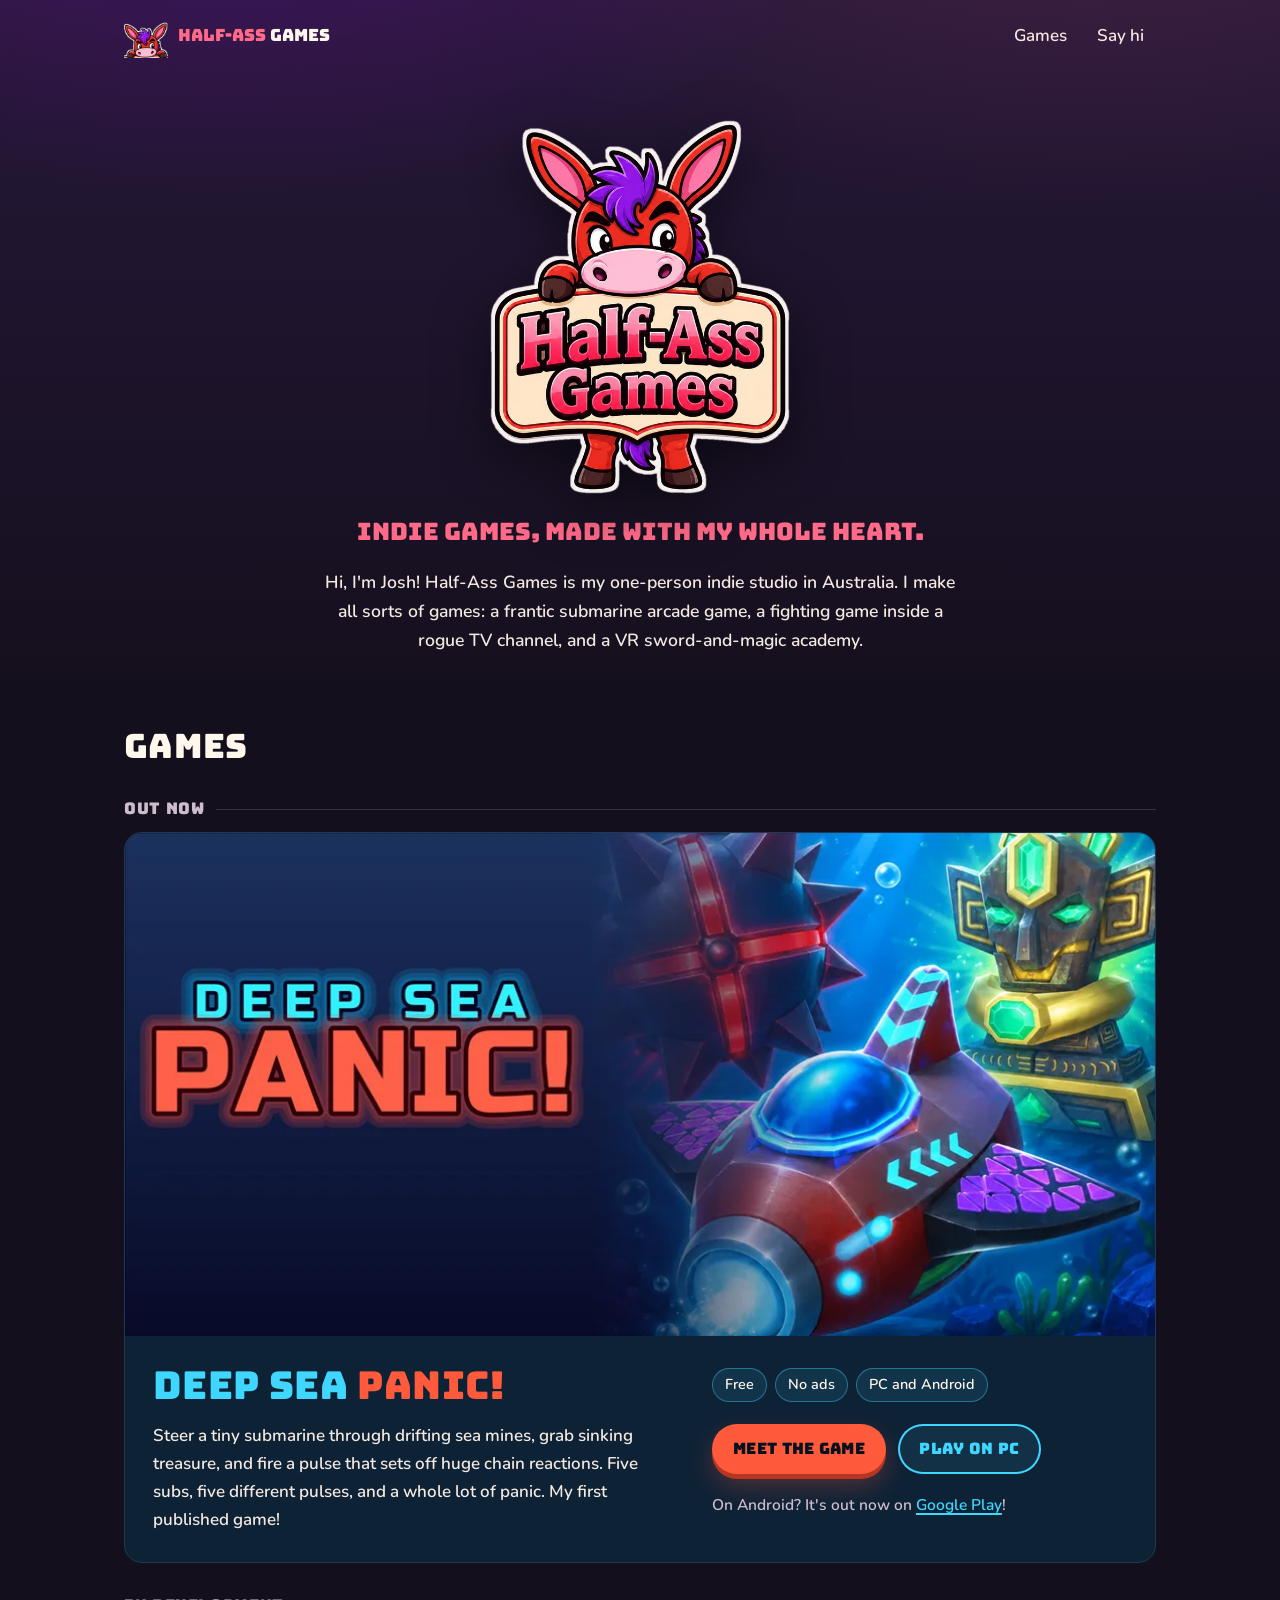
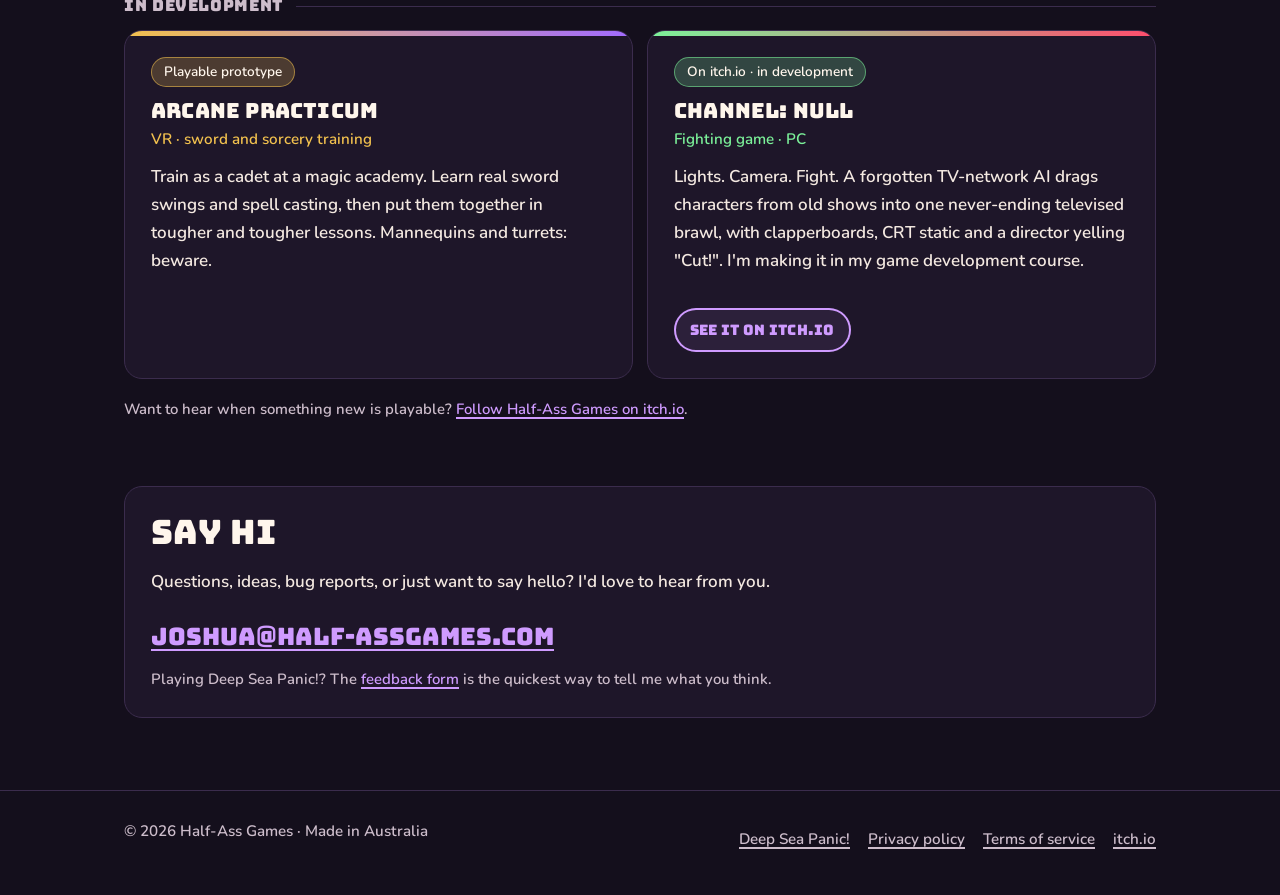
<file: docs/index.html>
<!doctype html>
<html lang="en-AU">
<head>
  <meta charset="utf-8">
  <meta name="viewport" content="width=device-width, initial-scale=1">
  <title>Half-Ass Games: indie games, made with heart</title>
  <meta name="description" content="Half-Ass Games is Josh's one-person indie studio in Australia. Play Deep Sea Panic!, and see what's in the works: a VR magic academy and a TV-show fighting game.">
  <link rel="canonical" href="https://half-assgames.com/">
  <meta name="theme-color" content="#140F1C">
  <link rel="icon" href="favicon-48.png" sizes="48x48" type="image/png">
  <link rel="icon" href="icon-192.png" sizes="192x192" type="image/png">
  <link rel="apple-touch-icon" href="apple-touch-icon.png">
  <link rel="preload" href="fonts/bungee.woff2" as="font" type="font/woff2" crossorigin>
  <link rel="stylesheet" href="css/site.css">

  <meta property="og:type" content="website">
  <meta property="og:site_name" content="Half-Ass Games">
  <meta property="og:title" content="Half-Ass Games">
  <meta property="og:description" content="Indie games, made with my whole heart. A one-person studio in Australia.">
  <meta property="og:url" content="https://half-assgames.com/">
  <meta property="og:image" content="https://half-assgames.com/img/half-ass-games-share.jpg">
  <meta property="og:image:width" content="1200">
  <meta property="og:image:height" content="630">
  <meta property="og:image:alt" content="The Half-Ass Games logo: a cheeky red donkey holding up a sign.">
  <meta name="twitter:card" content="summary_large_image">

  <script type="application/ld+json">
  {
    "@context": "https://schema.org",
    "@type": "Organization",
    "name": "Half-Ass Games",
    "url": "https://half-assgames.com/",
    "logo": "https://half-assgames.com/icon-192.png",
    "email": "joshua@half-assgames.com",
    "sameAs": ["https://half-assgames.itch.io/"]
  }
  </script>
</head>
<body>
  <a class="skip" href="#main">Skip to content</a>

  <header class="site-header">
    <div class="wrap">
      <a class="brand" href="./">
        <img src="img/donkey-128.webp" width="44" height="44" alt="">
        <span><span class="half">Half-Ass</span> Games</span>
      </a>
      <nav class="site-nav" aria-label="Main">
        <a href="#games">Games</a>
        <a href="#say-hi">Say hi</a>
      </nav>
    </div>
  </header>

  <main id="main">
    <section class="hero">
      <div class="wrap">
        <h1><img src="img/half-ass-games-logo.webp" width="560" height="698" alt="Half-Ass Games" fetchpriority="high"></h1>
        <p class="tagline">Indie games, <span class="nowrap">made with my whole heart.</span></p>
        <p class="hello">
          Hi, I'm Josh! Half-Ass Games is my one-person indie studio in Australia. I make all
          sorts of games: a frantic submarine arcade game, a fighting game inside a rogue TV
          channel, and a VR sword-and-magic academy.
        </p>
      </div>
    </section>

    <section class="section" id="games" aria-labelledby="games-title">
      <div class="wrap">
        <h2 id="games-title">Games</h2>

        <h3 class="group-title">Out now</h3>
        <article class="card feature" aria-labelledby="dsp-title">
          <a class="art" href="deep-sea-panic/" tabindex="-1" aria-hidden="true">
            <img src="img/deep-sea-panic/key-art-1024.webp"
                 srcset="img/deep-sea-panic/key-art-640.webp 640w, img/deep-sea-panic/key-art-1024.webp 1024w"
                 sizes="(min-width: 1080px) 1032px, 100vw"
                 width="1024" height="500" alt="">
          </a>
          <div class="body">
            <div class="copy">
              <h3 id="dsp-title" class="title-split"><span class="sea">Deep Sea</span> <span class="panic">Panic!</span></h3>
              <p>
                Steer a tiny submarine through drifting sea mines, grab sinking treasure, and fire a
                pulse that sets off huge chain reactions. Five subs, five different pulses, and a whole
                lot of panic. My first published game!
              </p>
            </div>
            <div class="actions">
              <ul class="chips" aria-label="At a glance">
                <li>Free</li>
                <li>No ads</li>
                <li>PC and Android</li>
              </ul>
              <div class="buttons">
                <a class="btn btn-main" href="deep-sea-panic/">Meet the game</a>
                <a class="btn btn-soft" href="https://half-assgames.itch.io/deepseapanic">Play on PC</a>
              </div>
              <p class="status">
                On Android? It's out now on
                <a href="https://play.google.com/store/apps/details?id=com.halfassgames.deepseapanic">Google Play</a>!
              </p>
            </div>
          </div>
        </article>

        <h3 class="group-title">In development</h3>
        <div class="grid">
          <article class="card project p-arcane">
            <p class="tag">Playable prototype</p>
            <h3>Arcane Practicum</h3>
            <p class="genre">VR · sword and sorcery training</p>
            <p>
              Train as a cadet at a magic academy. Learn real sword swings and spell casting, then
              put them together in tougher and tougher lessons. Mannequins and turrets: beware.
            </p>
          </article>

          <article class="card project p-channel">
            <p class="tag">On itch.io · in development</p>
            <h3>Channel: NULL</h3>
            <p class="genre">Fighting game · PC</p>
            <p>
              Lights. Camera. Fight. A forgotten TV-network AI drags characters from old shows
              into one never-ending televised brawl, with clapperboards, CRT static and a director
              yelling "Cut!". I'm making it in my game development course.
            </p>
            <div class="buttons">
              <a class="btn btn-soft" href="https://half-assgames.itch.io/channel-null">See it on itch.io</a>
            </div>
          </article>
        </div>

        <p class="small" style="margin-top: 18px;">
          Want to hear when something new is playable?
          <a href="https://half-assgames.itch.io/">Follow Half-Ass Games on itch.io</a>.
        </p>
      </div>
    </section>

    <section class="section" id="say-hi" aria-labelledby="hi-title">
      <div class="wrap">
        <div class="card">
          <h2 id="hi-title">Say hi</h2>
          <p>Questions, ideas, bug reports, or just want to say hello? I'd love to hear from you.</p>
          <a class="contact-email" href="mailto:joshua@half-assgames.com">joshua@half-assgames.com</a>
          <p class="small">
            Playing Deep Sea Panic!? The
            <a href="https://docs.google.com/forms/d/e/1FAIpQLScMLXOUElsej9TgpEuanRhJ2T6ZHBi3X1LBrDeRtGZzReHrkA/viewform">feedback form</a>
            is the quickest way to tell me what you think.
          </p>
        </div>
      </div>
    </section>
  </main>

  <footer class="site-footer">
    <div class="wrap">
      <p>© 2026 Half-Ass Games · Made in Australia</p>
      <ul>
        <li><a href="deep-sea-panic/">Deep Sea Panic!</a></li>
        <li><a href="deep-sea-panic/privacy/">Privacy policy</a></li>
        <li><a href="deep-sea-panic/terms/">Terms of service</a></li>
        <li><a href="https://half-assgames.itch.io/">itch.io</a></li>
      </ul>
    </div>
  </footer>
</body>
</html>
</file>
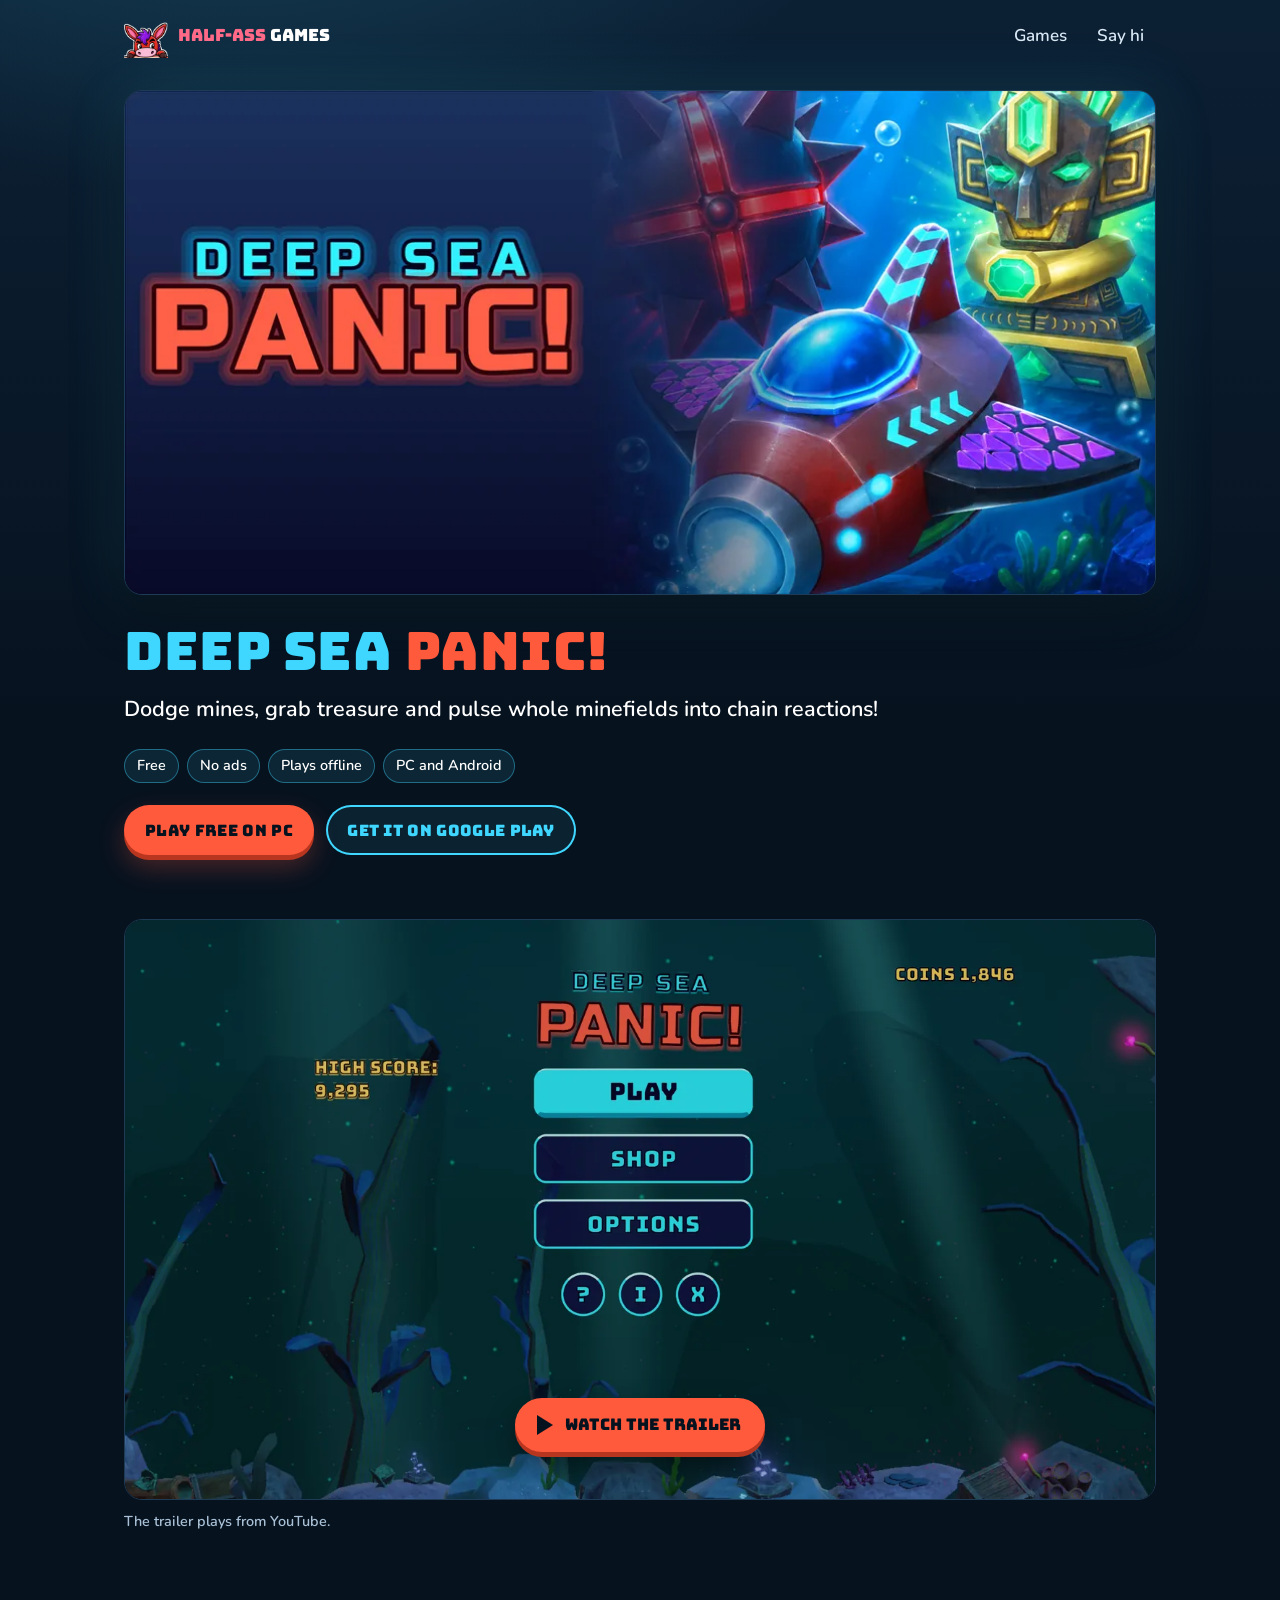
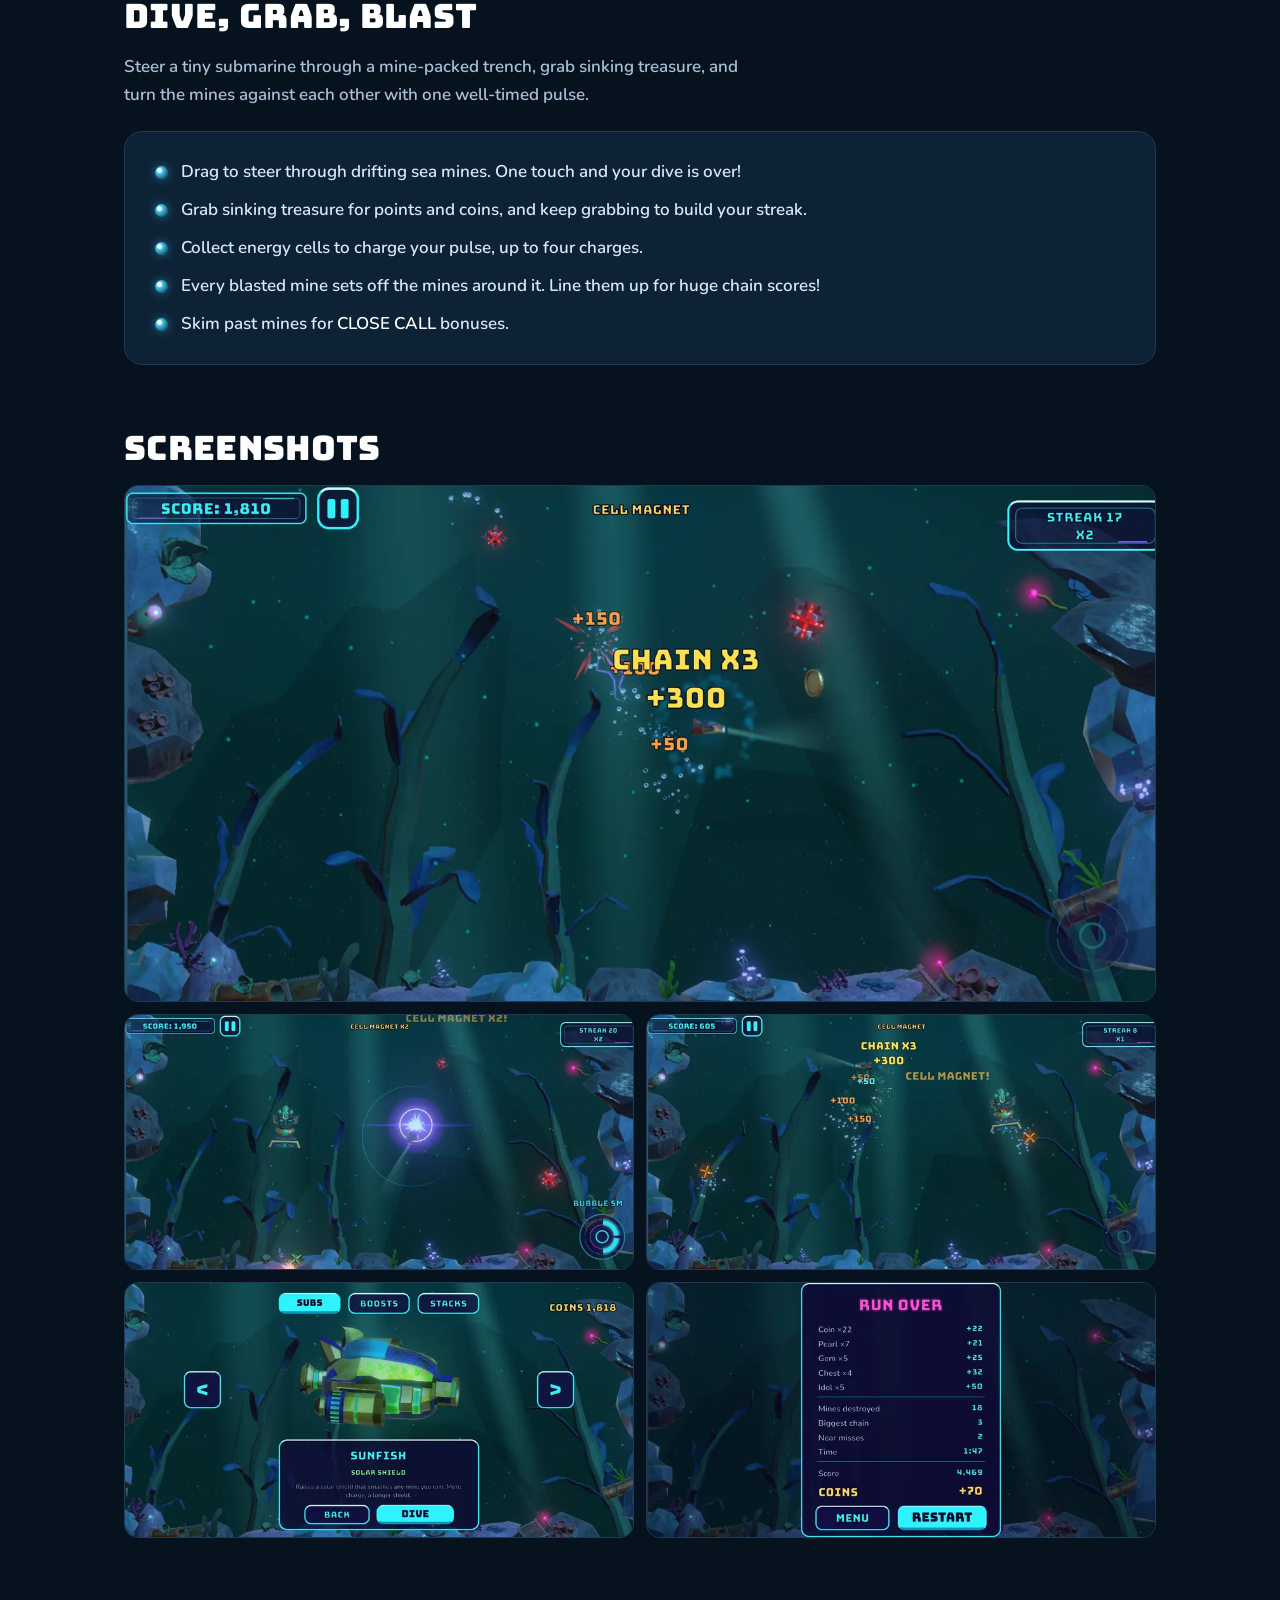
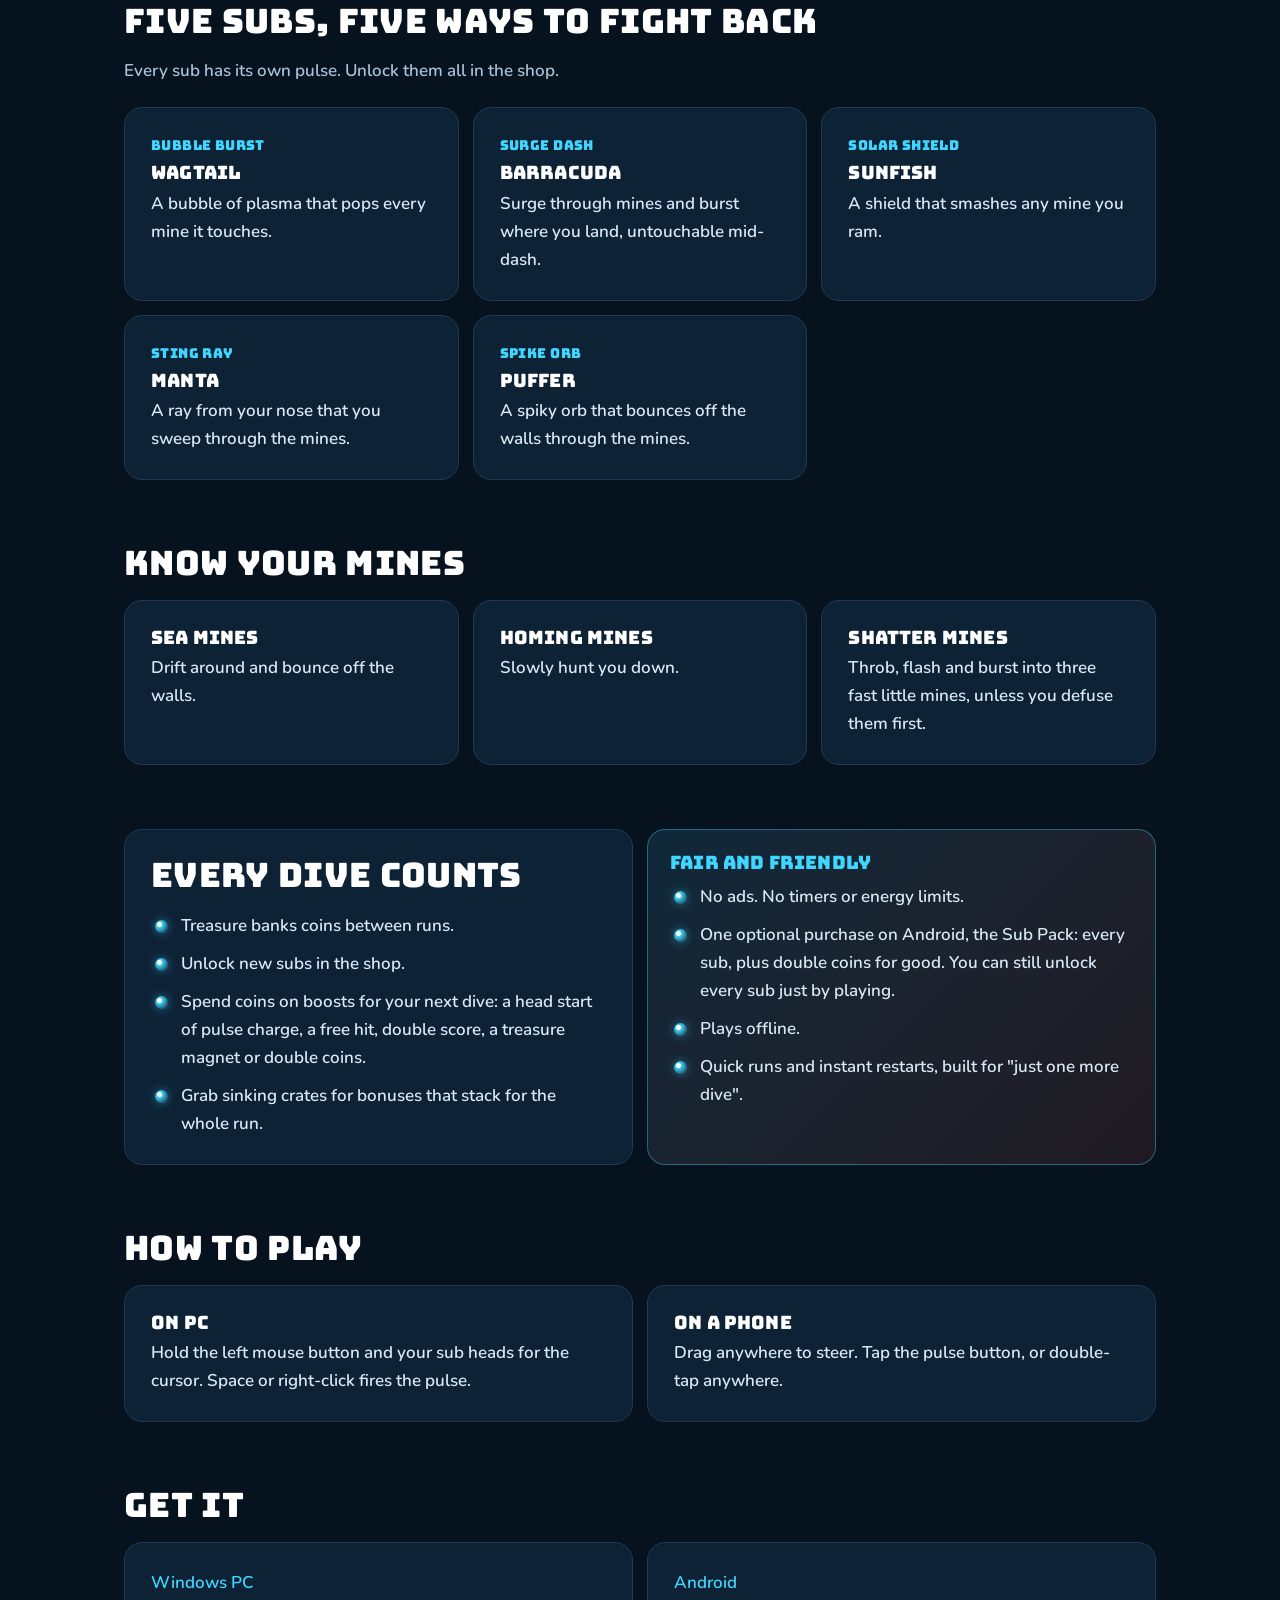
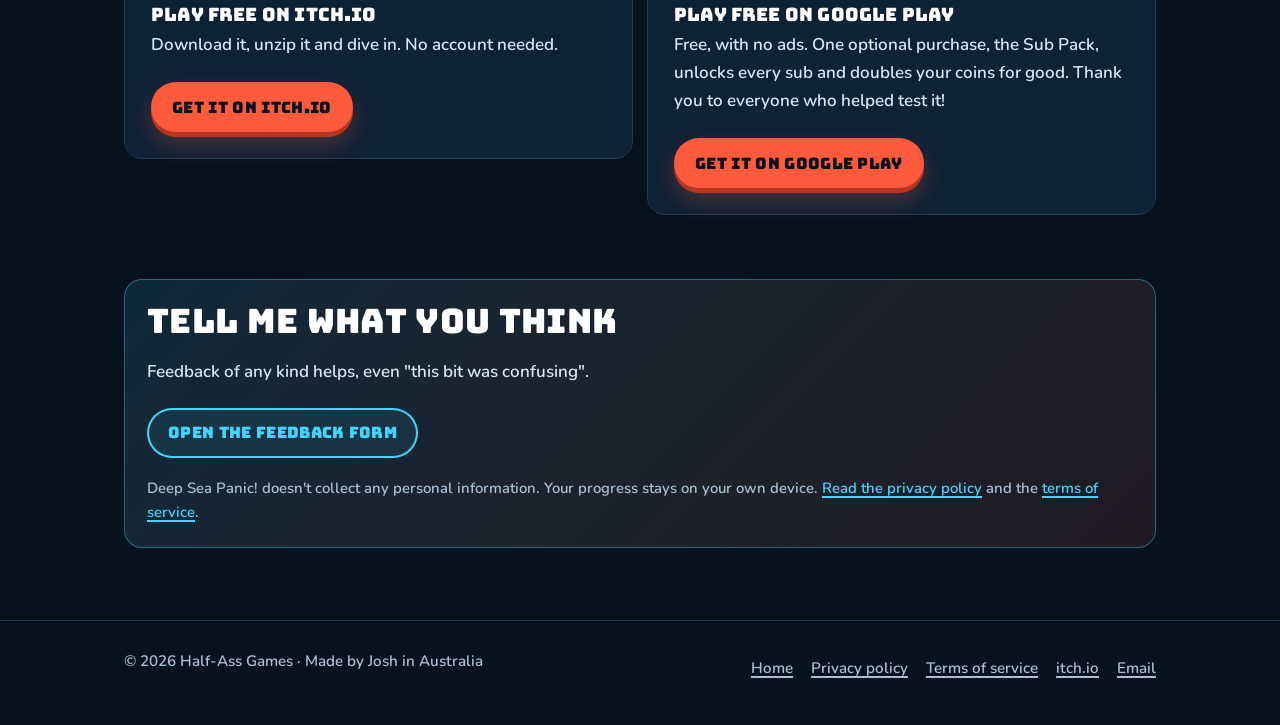
<file: docs/deep-sea-panic/index.html>
<!doctype html>
<html lang="en-AU">
<head>
  <meta charset="utf-8">
  <meta name="viewport" content="width=device-width, initial-scale=1">
  <title>Deep Sea Panic! | Half-Ass Games</title>
  <meta name="description" content="Dodge mines, grab treasure and pulse whole minefields into chain reactions! A free arcade game for PC and Android, with no ads.">
  <link rel="canonical" href="https://half-assgames.com/deep-sea-panic/">
  <meta name="theme-color" content="#07121F">
  <link rel="icon" href="../favicon-48.png" sizes="48x48" type="image/png">
  <link rel="icon" href="../icon-192.png" sizes="192x192" type="image/png">
  <link rel="apple-touch-icon" href="../apple-touch-icon.png">
  <link rel="preload" href="../fonts/bungee.woff2" as="font" type="font/woff2" crossorigin>
  <link rel="stylesheet" href="../css/site.css">

  <meta property="og:type" content="website">
  <meta property="og:site_name" content="Half-Ass Games">
  <meta property="og:title" content="Deep Sea Panic!">
  <meta property="og:description" content="Dodge mines, grab treasure and pulse whole minefields into chain reactions! Free, no ads.">
  <meta property="og:url" content="https://half-assgames.com/deep-sea-panic/">
  <meta property="og:image" content="https://half-assgames.com/img/deep-sea-panic/key-art-share.jpg">
  <meta property="og:image:width" content="1024">
  <meta property="og:image:height" content="500">
  <meta property="og:image:alt" content="Deep Sea Panic! key art: a little red submarine racing past a spiky sea mine and a jewelled treasure idol.">
  <meta name="twitter:card" content="summary_large_image">

  <script type="application/ld+json">
  {
    "@context": "https://schema.org",
    "@type": "VideoGame",
    "name": "Deep Sea Panic!",
    "url": "https://half-assgames.com/deep-sea-panic/",
    "image": "https://half-assgames.com/img/deep-sea-panic/key-art-share.jpg",
    "description": "Steer a tiny submarine through a mine-packed trench, grab sinking treasure, and turn the mines against each other with one well-timed pulse.",
    "genre": "Arcade",
    "gamePlatform": ["PC", "Android"],
    "operatingSystem": "Windows, Android",
    "applicationCategory": "Game",
    "offers": { "@type": "Offer", "price": "0", "priceCurrency": "AUD" },
    "author": { "@type": "Organization", "name": "Half-Ass Games", "url": "https://half-assgames.com/" }
  }
  </script>
</head>
<body class="theme-sea">
  <a class="skip" href="#main">Skip to content</a>

  <header class="site-header">
    <div class="wrap">
      <a class="brand" href="../">
        <img src="../img/donkey-128.webp" width="44" height="44" alt="">
        <span><span class="half">Half-Ass</span> Games</span>
      </a>
      <nav class="site-nav" aria-label="Main">
        <a href="../#games">Games</a>
        <a href="../#say-hi">Say hi</a>
      </nav>
    </div>
  </header>

  <main id="main">
    <section class="game-hero">
      <div class="bubbles" aria-hidden="true"><span></span><span></span><span></span><span></span><span></span><span></span><span></span></div>
      <div class="wrap">
        <div class="keyart">
          <img src="../img/deep-sea-panic/key-art-1024.webp"
               srcset="../img/deep-sea-panic/key-art-640.webp 640w, ../img/deep-sea-panic/key-art-1024.webp 1024w"
               sizes="(min-width: 1080px) 1032px, 100vw"
               width="1024" height="500" fetchpriority="high"
               alt="Deep Sea Panic! key art: a little red submarine racing past a spiky sea mine and a jewelled treasure idol.">
        </div>
        <div class="intro">
          <h1><span class="sea">Deep Sea</span> <span class="panic">Panic!</span></h1>
          <p class="tagline">Dodge mines, grab treasure and pulse whole minefields into chain reactions!</p>
          <ul class="chips" aria-label="At a glance">
            <li>Free</li>
            <li>No ads</li>
            <li>Plays offline</li>
            <li>PC and Android</li>
          </ul>
          <div class="buttons">
            <a class="btn btn-main" href="https://half-assgames.itch.io/deepseapanic">Play free on PC</a>
            <a class="btn btn-soft" href="https://play.google.com/store/apps/details?id=com.halfassgames.deepseapanic">Get it on Google Play</a>
          </div>
        </div>
      </div>
    </section>

    <section class="section" id="trailer" aria-labelledby="trailer-title">
      <div class="wrap">
        <h2 id="trailer-title" class="sr-only">Trailer</h2>
        <a class="trailer" href="https://youtu.be/lEwwtnWS23Q" data-video="lEwwtnWS23Q">
          <img src="../img/deep-sea-panic/trailer-poster-1600.webp"
               srcset="../img/deep-sea-panic/trailer-poster-800.webp 800w, ../img/deep-sea-panic/trailer-poster-1600.webp 1600w"
               sizes="(min-width: 1080px) 1032px, 100vw" width="1600" height="800" loading="lazy" alt="">
          <span class="play">Watch the trailer</span>
        </a>
        <p class="trailer-note">The trailer plays from YouTube.</p>
      </div>
    </section>

    <section class="section" aria-labelledby="dive-title">
      <div class="wrap">
        <h2 id="dive-title">Dive, grab, blast</h2>
        <p class="section-intro">
          Steer a tiny submarine through a mine-packed trench, grab sinking treasure, and turn the
          mines against each other with one well-timed pulse.
        </p>
        <div class="card">
          <ul class="list-bubbles">
            <li>Drag to steer through drifting sea mines. One touch and your dive is over!</li>
            <li>Grab sinking treasure for points and coins, and keep grabbing to build your streak.</li>
            <li>Collect energy cells to charge your pulse, up to four charges.</li>
            <li>Every blasted mine sets off the mines around it. Line them up for huge chain scores!</li>
            <li>Skim past mines for <strong>CLOSE CALL</strong> bonuses.</li>
          </ul>
        </div>
      </div>
    </section>

    <section class="section" aria-labelledby="shots-title">
      <div class="wrap">
        <h2 id="shots-title">Screenshots</h2>
        <ul class="shots">
          <li><a href="../img/deep-sea-panic/01-chain-reaction-1600.webp">
            <img src="../img/deep-sea-panic/01-chain-reaction-1600.webp"
                 srcset="../img/deep-sea-panic/01-chain-reaction-800.webp 800w, ../img/deep-sea-panic/01-chain-reaction-1600.webp 1600w"
                 sizes="(min-width: 1080px) 1032px, 100vw" width="1600" height="800" loading="lazy"
                 alt="A three-mine chain reaction scoring 300 points as the sub zips through a kelp-filled trench.">
          </a></li>
          <li><a href="../img/deep-sea-panic/02-bubble-burst-1600.webp">
            <img src="../img/deep-sea-panic/02-bubble-burst-800.webp"
                 srcset="../img/deep-sea-panic/02-bubble-burst-800.webp 800w, ../img/deep-sea-panic/02-bubble-burst-1600.webp 1600w"
                 sizes="(min-width: 1080px) 510px, (min-width: 720px) 50vw, 100vw" width="1600" height="800" loading="lazy"
                 alt="The Wagtail's Bubble Burst: a glowing plasma bubble around the sub, with a treasure idol sinking nearby.">
          </a></li>
          <li><a href="../img/deep-sea-panic/03-treasure-and-crates-1600.webp">
            <img src="../img/deep-sea-panic/03-treasure-and-crates-800.webp"
                 srcset="../img/deep-sea-panic/03-treasure-and-crates-800.webp 800w, ../img/deep-sea-panic/03-treasure-and-crates-1600.webp 1600w"
                 sizes="(min-width: 1080px) 510px, (min-width: 720px) 50vw, 100vw" width="1600" height="800" loading="lazy"
                 alt="A chain reaction scoring 300 points while a treasure idol sinks and a Cell Magnet bonus kicks in.">
          </a></li>
          <li><a href="../img/deep-sea-panic/05-five-subs-shop-1600.webp">
            <img src="../img/deep-sea-panic/05-five-subs-shop-800.webp"
                 srcset="../img/deep-sea-panic/05-five-subs-shop-800.webp 800w, ../img/deep-sea-panic/05-five-subs-shop-1600.webp 1600w"
                 sizes="(min-width: 1080px) 510px, (min-width: 720px) 50vw, 100vw" width="1600" height="800" loading="lazy"
                 alt="The shop, choosing the Sunfish, whose Solar Shield smashes any mine you ram.">
          </a></li>
          <li><a href="../img/deep-sea-panic/06-run-summary-1600.webp">
            <img src="../img/deep-sea-panic/06-run-summary-800.webp"
                 srcset="../img/deep-sea-panic/06-run-summary-800.webp 800w, ../img/deep-sea-panic/06-run-summary-1600.webp 1600w"
                 sizes="(min-width: 1080px) 510px, (min-width: 720px) 50vw, 100vw" width="1600" height="800" loading="lazy"
                 alt="The Run Over screen: treasure collected, mines destroyed, biggest chain, score and coins earned.">
          </a></li>
        </ul>
      </div>
    </section>

    <section class="section" aria-labelledby="subs-title">
      <div class="wrap">
        <h2 id="subs-title">Five subs, five ways to fight back</h2>
        <p class="section-intro">Every sub has its own pulse. Unlock them all in the shop.</p>
        <div class="grid">
          <div class="card sub-card"><p class="kicker">Bubble Burst</p><h3>Wagtail</h3><p>A bubble of plasma that pops every mine it touches.</p></div>
          <div class="card sub-card"><p class="kicker">Surge Dash</p><h3>Barracuda</h3><p>Surge through mines and burst where you land, untouchable mid-dash.</p></div>
          <div class="card sub-card"><p class="kicker">Solar Shield</p><h3>Sunfish</h3><p>A shield that smashes any mine you ram.</p></div>
          <div class="card sub-card"><p class="kicker">Sting Ray</p><h3>Manta</h3><p>A ray from your nose that you sweep through the mines.</p></div>
          <div class="card sub-card"><p class="kicker">Spike Orb</p><h3>Puffer</h3><p>A spiky orb that bounces off the walls through the mines.</p></div>
        </div>
      </div>
    </section>

    <section class="section" aria-labelledby="mines-title">
      <div class="wrap">
        <h2 id="mines-title">Know your mines</h2>
        <div class="grid">
          <div class="card"><h3>Sea mines</h3><p>Drift around and bounce off the walls.</p></div>
          <div class="card"><h3>Homing mines</h3><p>Slowly hunt you down.</p></div>
          <div class="card"><h3>Shatter mines</h3><p>Throb, flash and burst into three fast little mines, unless you defuse them first.</p></div>
        </div>
      </div>
    </section>

    <section class="section" aria-labelledby="counts-title">
      <div class="wrap">
        <div class="grid">
          <div class="card">
            <h2 id="counts-title">Every dive counts</h2>
            <ul class="list-bubbles">
              <li>Treasure banks coins between runs.</li>
              <li>Unlock new subs in the shop.</li>
              <li>Spend coins on boosts for your next dive: a head start of pulse charge, a free hit, double score, a treasure magnet or double coins.</li>
              <li>Grab sinking crates for bonuses that stack for the whole run.</li>
            </ul>
          </div>
          <div class="callout">
            <h3>Fair and friendly</h3>
            <ul class="list-bubbles">
              <li>No ads. No timers or energy limits.</li>
              <li>One optional purchase on Android, the Sub Pack: every sub, plus double coins for good. You can still unlock every sub just by playing.</li>
              <li>Plays offline.</li>
              <li>Quick runs and instant restarts, built for "just one more dive".</li>
            </ul>
          </div>
        </div>
      </div>
    </section>

    <section class="section" aria-labelledby="controls-title">
      <div class="wrap">
        <h2 id="controls-title">How to play</h2>
        <div class="grid">
          <div class="card"><h3>On PC</h3><p>Hold the left mouse button and your sub heads for the cursor. Space or right-click fires the pulse.</p></div>
          <div class="card"><h3>On a phone</h3><p>Drag anywhere to steer. Tap the pulse button, or double-tap anywhere.</p></div>
        </div>
      </div>
    </section>

    <section class="section" id="get-it" aria-labelledby="get-title">
      <div class="wrap">
        <h2 id="get-title">Get it</h2>
        <div class="grid get-it">
          <div class="card">
            <p class="kicker">Windows PC</p>
            <h3>Play free on itch.io</h3>
            <p>Download it, unzip it and dive in. No account needed.</p>
            <div class="buttons">
              <a class="btn btn-main" href="https://half-assgames.itch.io/deepseapanic">Get it on itch.io</a>
            </div>
          </div>

          <div class="card" id="android">
            <p class="kicker">Android</p>
            <h3>Play free on Google Play</h3>
            <p>
              Free, with no ads. One optional purchase, the Sub Pack, unlocks every sub and doubles
              your coins for good. Thank you to everyone who helped test it!
            </p>
            <div class="buttons">
              <a class="btn btn-main" href="https://play.google.com/store/apps/details?id=com.halfassgames.deepseapanic">Get it on Google Play</a>
            </div>
          </div>
        </div>
      </div>
    </section>

    <section class="section" aria-labelledby="feedback-title">
      <div class="wrap">
        <div class="callout">
          <h2 id="feedback-title">Tell me what you think</h2>
          <p>Feedback of any kind helps, even "this bit was confusing".</p>
          <div class="buttons">
            <a class="btn btn-soft" href="https://docs.google.com/forms/d/e/1FAIpQLScMLXOUElsej9TgpEuanRhJ2T6ZHBi3X1LBrDeRtGZzReHrkA/viewform">Open the feedback form</a>
          </div>
          <p class="small" style="margin-top: 18px;">
            Deep Sea Panic! doesn't collect any personal information. Your progress stays on your own
            device. <a href="privacy/">Read the privacy policy</a> and the <a href="terms/">terms of service</a>.
          </p>
        </div>
      </div>
    </section>
  </main>

  <footer class="site-footer">
    <div class="wrap">
      <p>© 2026 Half-Ass Games · Made by Josh in Australia</p>
      <ul>
        <li><a href="../">Home</a></li>
        <li><a href="privacy/">Privacy policy</a></li>
        <li><a href="terms/">Terms of service</a></li>
        <li><a href="https://half-assgames.itch.io/deepseapanic">itch.io</a></li>
        <li><a href="mailto:joshua@half-assgames.com">Email</a></li>
      </ul>
    </div>
  </footer>

  <script>
    // Swap the trailer picture for the YouTube player only when someone presses play,
    // so YouTube isn't loaded (or told about the visit) until then.
    document.querySelectorAll('.trailer[data-video]').forEach(function (link) {
      link.addEventListener('click', function (e) {
        e.preventDefault();
        var frame = document.createElement('iframe');
        frame.src = 'https://www.youtube-nocookie.com/embed/' + link.dataset.video + '?autoplay=1&rel=0';
        frame.title = 'Deep Sea Panic! trailer';
        frame.allow = 'autoplay; encrypted-media; picture-in-picture; fullscreen';
        frame.allowFullscreen = true;
        var box = document.createElement('div');
        box.className = 'trailer';
        box.appendChild(frame);
        link.replaceWith(box);
      });
    });
  </script>
</body>
</html>
</file>
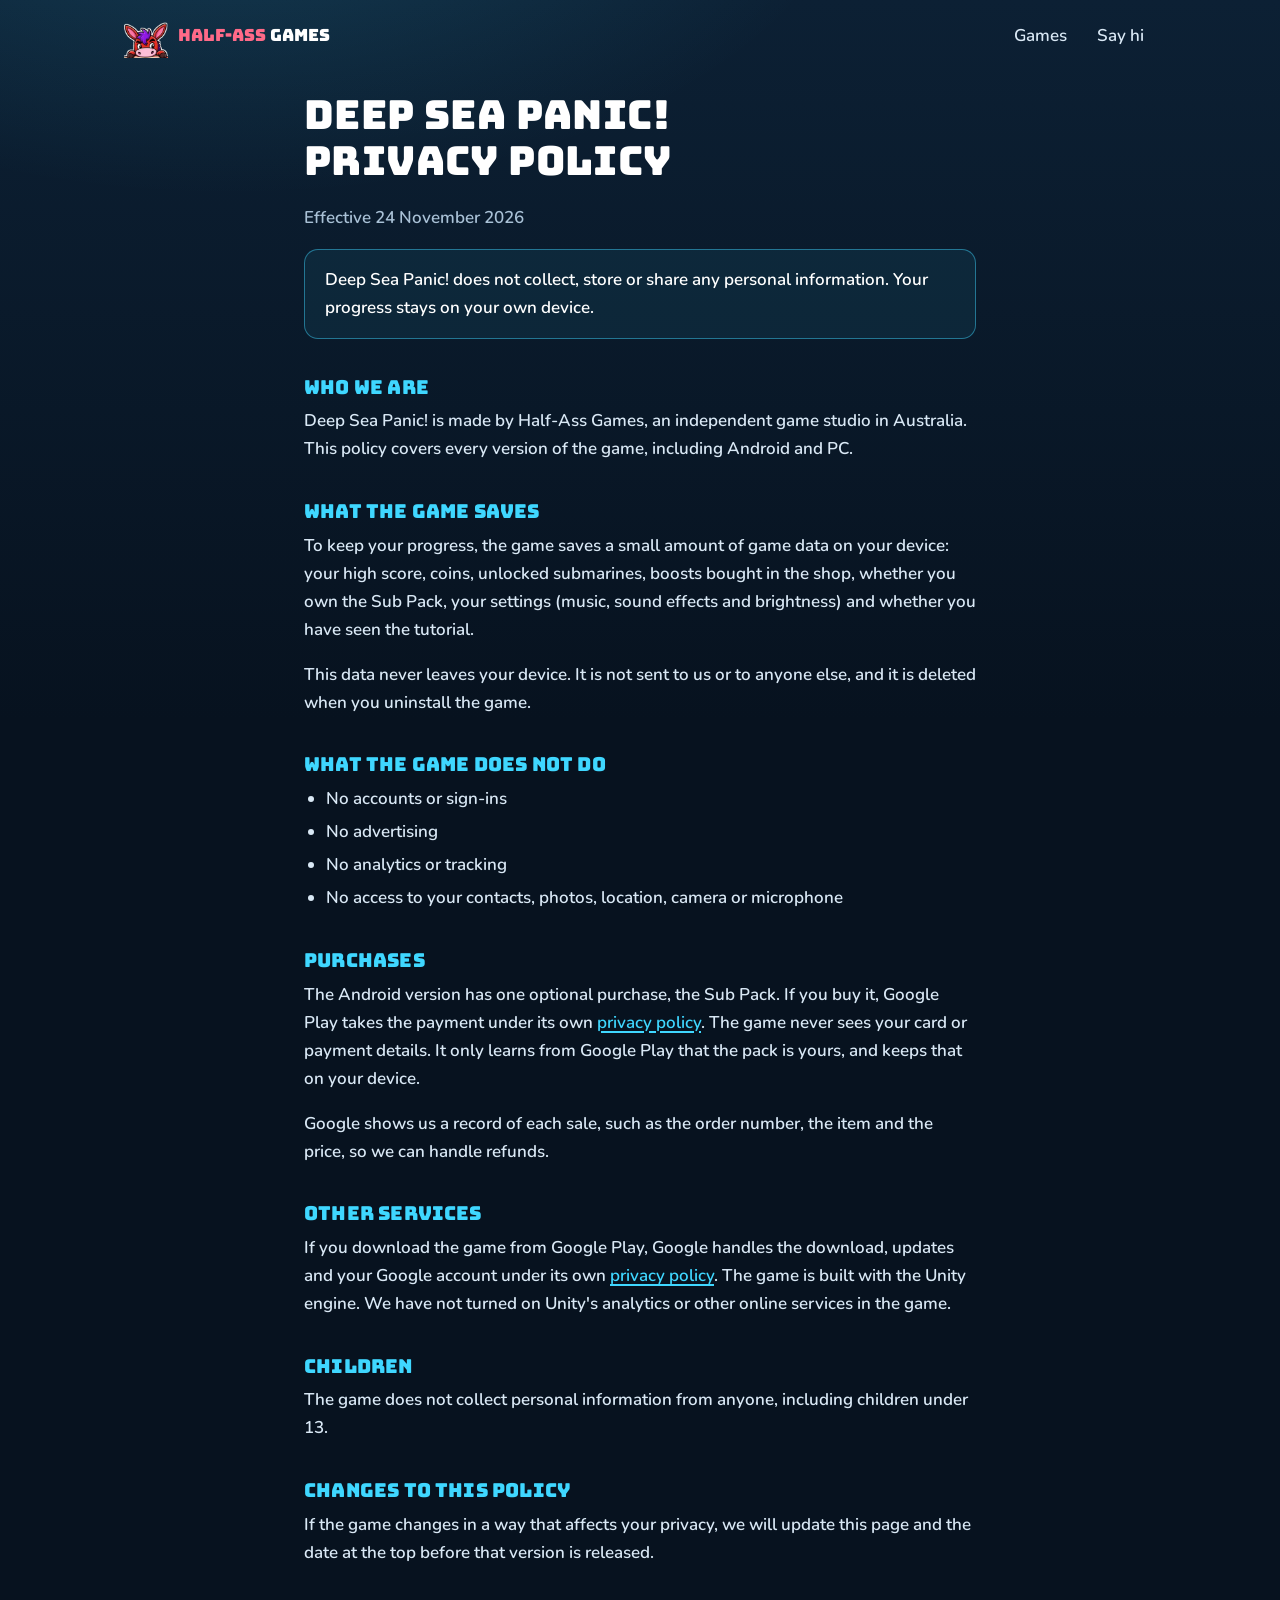
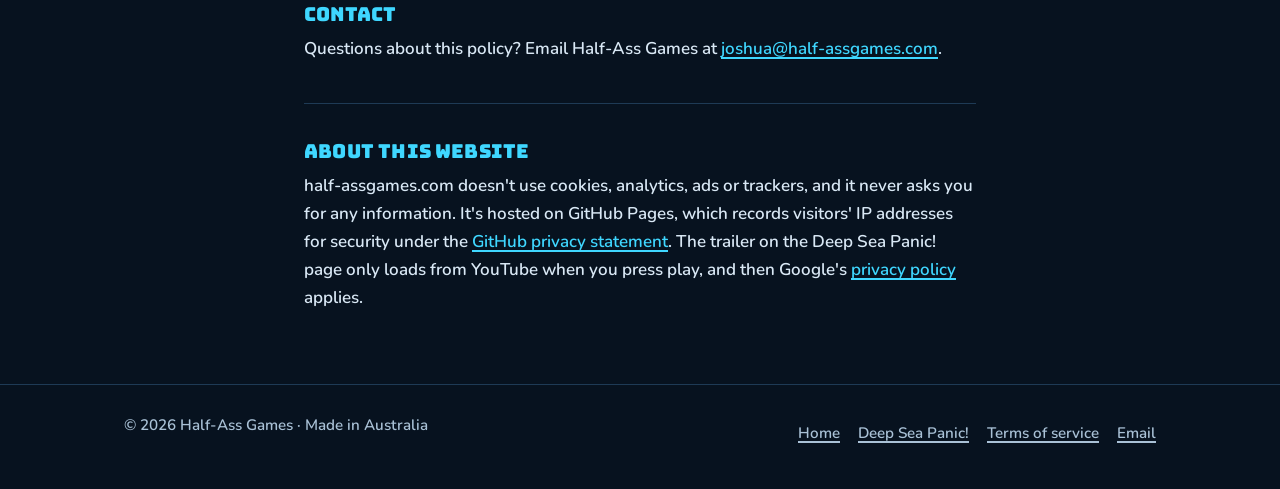
<file: docs/deep-sea-panic/privacy/index.html>
<!doctype html>
<html lang="en-AU">
<head>
  <meta charset="utf-8">
  <meta name="viewport" content="width=device-width, initial-scale=1">
  <title>Deep Sea Panic! Privacy Policy | Half-Ass Games</title>
  <meta name="description" content="Deep Sea Panic! does not collect, store or share any personal information. Your progress stays on your own device.">
  <link rel="canonical" href="https://half-assgames.com/deep-sea-panic/privacy/">
  <meta name="theme-color" content="#07121F">
  <link rel="icon" href="../../favicon-48.png" sizes="48x48" type="image/png">
  <link rel="icon" href="../../icon-192.png" sizes="192x192" type="image/png">
  <link rel="apple-touch-icon" href="../../apple-touch-icon.png">
  <link rel="stylesheet" href="../../css/site.css">
</head>
<body class="theme-sea">
  <a class="skip" href="#main">Skip to content</a>

  <header class="site-header">
    <div class="wrap">
      <a class="brand" href="../../">
        <img src="../../img/donkey-128.webp" width="44" height="44" alt="">
        <span><span class="half">Half-Ass</span> Games</span>
      </a>
      <nav class="site-nav" aria-label="Main">
        <a href="../../#games">Games</a>
        <a href="../../#say-hi">Say hi</a>
      </nav>
    </div>
  </header>

  <main id="main">
    <article class="wrap prose">
      <h1>Deep Sea Panic! Privacy Policy</h1>
      <p class="date">Effective 24 November 2026</p>

      <p class="summary">
        Deep Sea Panic! does not collect, store or share any personal information.
        Your progress stays on your own device.
      </p>

      <h2>Who we are</h2>
      <p>
        Deep Sea Panic! is made by Half-Ass Games, an independent game studio in Australia.
        This policy covers every version of the game, including Android and PC.
      </p>

      <h2>What the game saves</h2>
      <p>
        To keep your progress, the game saves a small amount of game data on your device:
        your high score, coins, unlocked submarines, boosts bought in the shop, whether you own
        the Sub Pack, your settings (music, sound effects and brightness) and whether you have
        seen the tutorial.
      </p>
      <p>
        This data never leaves your device. It is not sent to us or to anyone else, and it is
        deleted when you uninstall the game.
      </p>

      <h2>What the game does not do</h2>
      <ul>
        <li>No accounts or sign-ins</li>
        <li>No advertising</li>
        <li>No analytics or tracking</li>
        <li>No access to your contacts, photos, location, camera or microphone</li>
      </ul>

      <h2>Purchases</h2>
      <p>
        The Android version has one optional purchase, the Sub Pack. If you buy it, Google Play
        takes the payment under its own <a href="https://policies.google.com/privacy">privacy policy</a>.
        The game never sees your card or payment details. It only learns from Google Play that
        the pack is yours, and keeps that on your device.
      </p>
      <p>
        Google shows us a record of each sale, such as the order number, the item and the price,
        so we can handle refunds.
      </p>

      <h2>Other services</h2>
      <p>
        If you download the game from Google Play, Google handles the download, updates and your
        Google account under its own <a href="https://policies.google.com/privacy">privacy policy</a>.
        The game is built with the Unity engine. We have not turned on Unity's analytics or other
        online services in the game.
      </p>

      <h2>Children</h2>
      <p>
        The game does not collect personal information from anyone, including children under 13.
      </p>

      <h2>Changes to this policy</h2>
      <p>
        If the game changes in a way that affects your privacy, we will update this page and the
        date at the top before that version is released.
      </p>

      <h2>Contact</h2>
      <p>
        Questions about this policy? Email Half-Ass Games at
        <a href="mailto:joshua@half-assgames.com">joshua@half-assgames.com</a>.
      </p>

      <hr>

      <h2>About this website</h2>
      <p>
        half-assgames.com doesn't use cookies, analytics, ads or trackers, and it never asks you
        for any information. It's hosted on GitHub Pages, which records visitors' IP addresses for
        security under the
        <a href="https://docs.github.com/en/site-policy/privacy-policies/github-general-privacy-statement">GitHub privacy statement</a>.
        The trailer on the Deep Sea Panic! page only loads from YouTube when you press play, and
        then Google's <a href="https://policies.google.com/privacy">privacy policy</a> applies.
      </p>
    </article>
  </main>

  <footer class="site-footer">
    <div class="wrap">
      <p>© 2026 Half-Ass Games · Made in Australia</p>
      <ul>
        <li><a href="../../">Home</a></li>
        <li><a href="../">Deep Sea Panic!</a></li>
        <li><a href="../terms/">Terms of service</a></li>
        <li><a href="mailto:joshua@half-assgames.com">Email</a></li>
      </ul>
    </div>
  </footer>
</body>
</html>
</file>
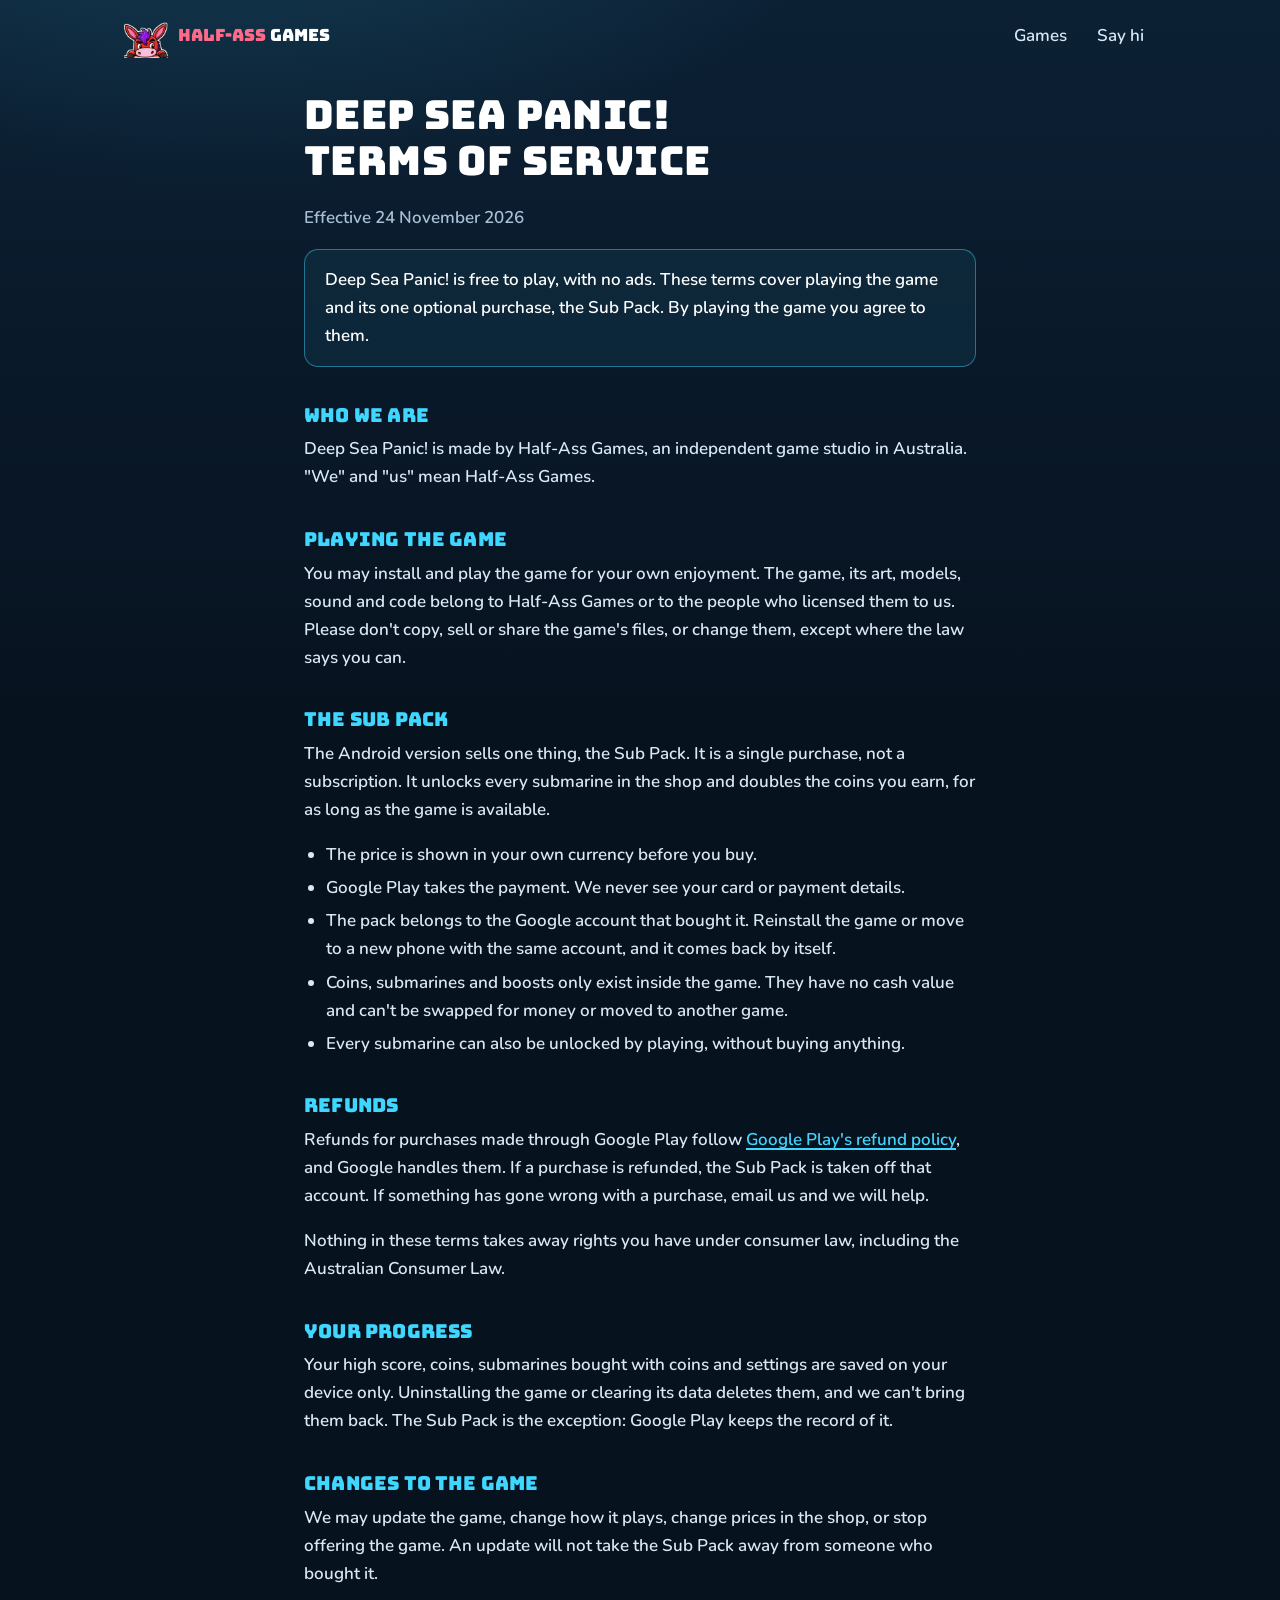
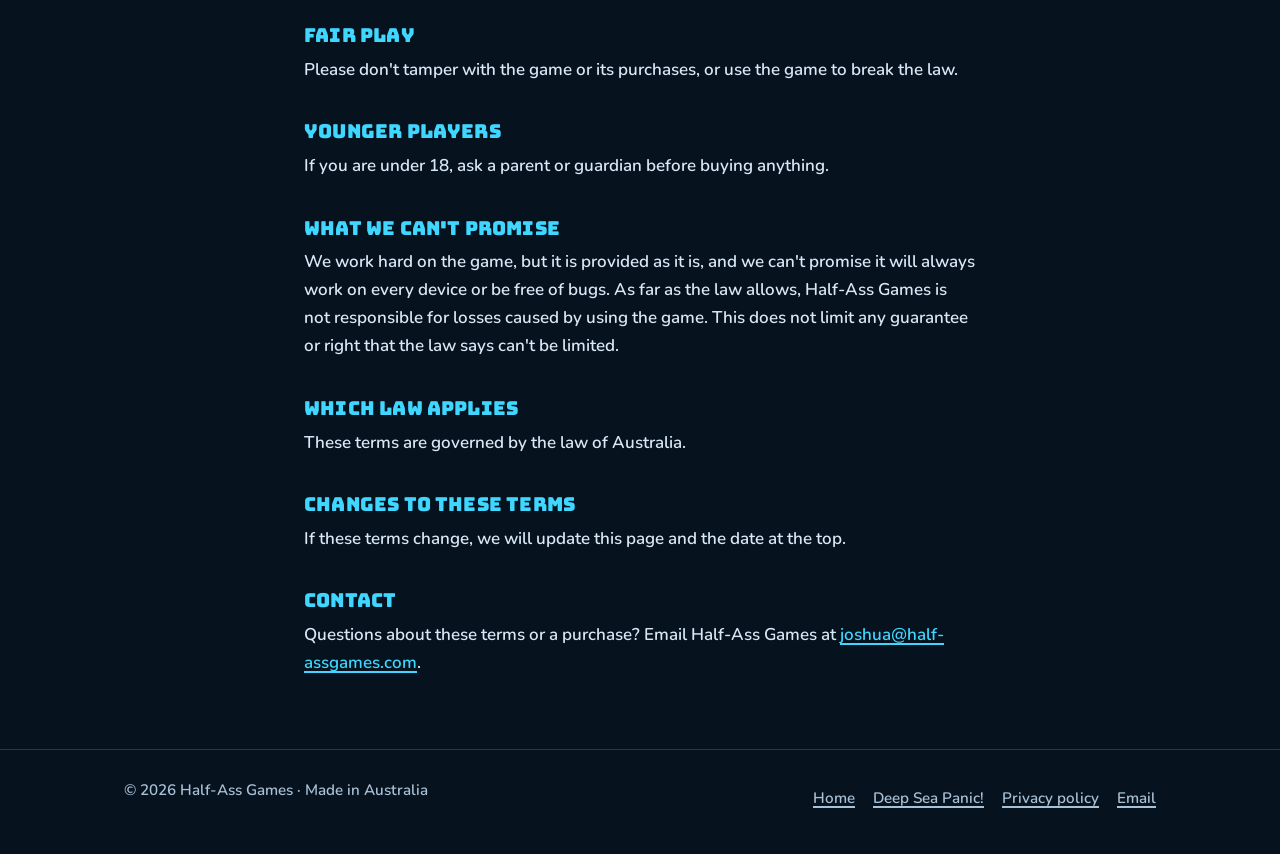
<file: docs/deep-sea-panic/terms/index.html>
<!doctype html>
<html lang="en-AU">
<head>
  <meta charset="utf-8">
  <meta name="viewport" content="width=device-width, initial-scale=1">
  <title>Deep Sea Panic! Terms of Service | Half-Ass Games</title>
  <meta name="description" content="Deep Sea Panic! is free to play, with no ads. These terms cover playing the game and its one optional purchase, the Sub Pack.">
  <link rel="canonical" href="https://half-assgames.com/deep-sea-panic/terms/">
  <meta name="theme-color" content="#07121F">
  <link rel="icon" href="../../favicon-48.png" sizes="48x48" type="image/png">
  <link rel="icon" href="../../icon-192.png" sizes="192x192" type="image/png">
  <link rel="apple-touch-icon" href="../../apple-touch-icon.png">
  <link rel="stylesheet" href="../../css/site.css">
</head>
<body class="theme-sea">
  <a class="skip" href="#main">Skip to content</a>

  <header class="site-header">
    <div class="wrap">
      <a class="brand" href="../../">
        <img src="../../img/donkey-128.webp" width="44" height="44" alt="">
        <span><span class="half">Half-Ass</span> Games</span>
      </a>
      <nav class="site-nav" aria-label="Main">
        <a href="../../#games">Games</a>
        <a href="../../#say-hi">Say hi</a>
      </nav>
    </div>
  </header>

  <main id="main">
    <article class="wrap prose">
      <h1>Deep Sea Panic! Terms of Service</h1>
      <p class="date">Effective 24 November 2026</p>

      <p class="summary">
        Deep Sea Panic! is free to play, with no ads. These terms cover playing the game and its
        one optional purchase, the Sub Pack. By playing the game you agree to them.
      </p>

      <h2>Who we are</h2>
      <p>
        Deep Sea Panic! is made by Half-Ass Games, an independent game studio in Australia.
        "We" and "us" mean Half-Ass Games.
      </p>

      <h2>Playing the game</h2>
      <p>
        You may install and play the game for your own enjoyment. The game, its art, models,
        sound and code belong to Half-Ass Games or to the people who licensed them to us. Please
        don't copy, sell or share the game's files, or change them, except where the law says
        you can.
      </p>

      <h2>The Sub Pack</h2>
      <p>
        The Android version sells one thing, the Sub Pack. It is a single purchase, not a
        subscription. It unlocks every submarine in the shop and doubles the coins you earn,
        for as long as the game is available.
      </p>
      <ul>
        <li>The price is shown in your own currency before you buy.</li>
        <li>Google Play takes the payment. We never see your card or payment details.</li>
        <li>The pack belongs to the Google account that bought it. Reinstall the game or move to
          a new phone with the same account, and it comes back by itself.</li>
        <li>Coins, submarines and boosts only exist inside the game. They have no cash value and
          can't be swapped for money or moved to another game.</li>
        <li>Every submarine can also be unlocked by playing, without buying anything.</li>
      </ul>

      <h2>Refunds</h2>
      <p>
        Refunds for purchases made through Google Play follow
        <a href="https://support.google.com/googleplay/answer/2479637">Google Play's refund policy</a>,
        and Google handles them. If a purchase is refunded, the Sub Pack is taken off that account.
        If something has gone wrong with a purchase, email us and we will help.
      </p>
      <p>
        Nothing in these terms takes away rights you have under consumer law, including the
        Australian Consumer Law.
      </p>

      <h2>Your progress</h2>
      <p>
        Your high score, coins, submarines bought with coins and settings are saved on your
        device only. Uninstalling the game or clearing its data deletes them, and we can't bring
        them back. The Sub Pack is the exception: Google Play keeps the record of it.
      </p>

      <h2>Changes to the game</h2>
      <p>
        We may update the game, change how it plays, change prices in the shop, or stop offering
        the game. An update will not take the Sub Pack away from someone who bought it.
      </p>

      <h2>Fair play</h2>
      <p>
        Please don't tamper with the game or its purchases, or use the game to break the law.
      </p>

      <h2>Younger players</h2>
      <p>
        If you are under 18, ask a parent or guardian before buying anything.
      </p>

      <h2>What we can't promise</h2>
      <p>
        We work hard on the game, but it is provided as it is, and we can't promise it will
        always work on every device or be free of bugs. As far as the law allows, Half-Ass Games
        is not responsible for losses caused by using the game. This does not limit any
        guarantee or right that the law says can't be limited.
      </p>

      <h2>Which law applies</h2>
      <p>
        These terms are governed by the law of Australia.
      </p>

      <h2>Changes to these terms</h2>
      <p>
        If these terms change, we will update this page and the date at the top.
      </p>

      <h2>Contact</h2>
      <p>
        Questions about these terms or a purchase? Email Half-Ass Games at
        <a href="mailto:joshua@half-assgames.com">joshua@half-assgames.com</a>.
      </p>
    </article>
  </main>

  <footer class="site-footer">
    <div class="wrap">
      <p>© 2026 Half-Ass Games · Made in Australia</p>
      <ul>
        <li><a href="../../">Home</a></li>
        <li><a href="../">Deep Sea Panic!</a></li>
        <li><a href="../privacy/">Privacy policy</a></li>
        <li><a href="mailto:joshua@half-assgames.com">Email</a></li>
      </ul>
    </div>
  </footer>
</body>
</html>
</file>
<file: docs/css/site.css>
/* Half-Ass Games: one stylesheet for the whole site.
   Studio pages use the donkey's colours. Pages with <body class="theme-sea"> (Deep Sea Panic!
   and its privacy policy) switch to the game's deep-sea colours from its itch.io page.
   Fonts are Bungee and Nunito, the same ones the game uses (SIL Open Font License). */

@font-face {
  font-family: "Bungee";
  src: url("../fonts/bungee.woff2") format("woff2");
  font-display: swap;
}
@font-face {
  font-family: "Nunito";
  src: url("../fonts/nunito-semibold.woff2") format("woff2");
  font-weight: 600;
  font-display: swap;
}

/* ---------- Colours ---------- */

:root {
  color-scheme: dark;
  /* The studio: the donkey's red-pink, purple mane and cream sign, on a dark plum night */
  --bg: #140F1C;
  --bg-top: #261839;
  --panel: #1E1629;
  --line: #3B2C4D;
  --text: #F4E9E1;
  --muted: #CDBDCB;
  --heading: #FFF6EC;
  --accent: #FF5C7A;        /* "Half-Ass" pink-red: main buttons */
  --accent-hover: #FF7891;
  --accent-deep: #B52F4B;
  --accent-ink: #1A0D14;
  --soft: #CF9BFF;          /* the mane's purple: links, chips, outline buttons */
  --soft-hover: #E6C9FF;
  --glow: rgba(186, 0, 255, 0.2);
  --glow-2: rgba(255, 92, 122, 0.12);
  --donkey: #FF6A88;

  --radius: 18px;
  --wrap: 1080px;
  --display: "Bungee", "Arial Black", Impact, sans-serif;
  --body: "Nunito", ui-rounded, "Segoe UI", system-ui, -apple-system, Roboto, sans-serif;
}

.theme-sea {
  /* Deep Sea Panic!: the same colours as its itch.io page */
  --bg: #07121F;
  --bg-top: #0C2034;
  --panel: #0E2236;
  --line: #1E3A55;
  --text: #D9E8F5;
  --muted: #A9C1D6;
  --heading: #FFFFFF;
  --accent: #FF5A3C;        /* "PANIC!" */
  --accent-hover: #FF6E52;
  --accent-deep: #B8361F;
  --accent-ink: #07121F;
  --soft: #3FD7FF;          /* "DEEP SEA" */
  --soft-hover: #8DE9FF;
  --glow: rgba(63, 215, 255, 0.16);
  --glow-2: transparent;
}

/* ---------- Base ---------- */

*, *::before, *::after { box-sizing: border-box; }

html { -webkit-text-size-adjust: 100%; scroll-behavior: smooth; }

body {
  margin: 0;
  min-height: 100vh;
  display: flex;
  flex-direction: column;
  background-color: var(--bg);
  background-image:
    radial-gradient(900px 480px at 18% -140px, var(--glow), transparent 70%),
    radial-gradient(900px 480px at 85% -120px, var(--glow-2), transparent 70%),
    linear-gradient(180deg, var(--bg-top) 0, var(--bg) 720px);
  background-repeat: no-repeat;
  color: var(--text);
  font: 600 1.0625rem/1.65 var(--body);
  font-synthesis: none;
  overflow-x: hidden;
}

main { flex: 1; }

img { display: block; max-width: 100%; height: auto; }

a { color: var(--soft); text-underline-offset: 0.18em; text-decoration-thickness: 2px; }
a:hover { color: var(--soft-hover); }

:focus-visible { outline: 3px solid var(--soft); outline-offset: 3px; border-radius: 6px; }

strong { font-weight: inherit; color: var(--heading); }

h1, h2, h3 {
  font-family: var(--display);
  font-weight: 400;
  line-height: 1.15;
  letter-spacing: 0.01em;
  margin: 0 0 0.5em;
  color: var(--heading);
  text-wrap: balance;
}
h2 { font-size: clamp(1.45rem, 4.2vw, 2.1rem); }
h3 { font-size: 1.15rem; }
p { margin: 0 0 1em; }
p:last-child { margin-bottom: 0; }

.wrap { width: 100%; max-width: var(--wrap); margin: 0 auto; padding: 0 16px; }
@media (min-width: 640px) { .wrap { padding: 0 24px; } }

.skip {
  position: absolute; left: 16px; top: -100px; z-index: 10;
  background: var(--accent); color: var(--accent-ink); padding: 10px 16px; border-radius: 10px;
  font-family: var(--display); text-decoration: none;
}
.skip:focus { top: 12px; }

.nowrap { white-space: nowrap; }

.sr-only {
  position: absolute; width: 1px; height: 1px; padding: 0; margin: -1px;
  overflow: hidden; clip: rect(0 0 0 0); white-space: nowrap; border: 0;
}

/* ---------- Header and footer ---------- */

.site-header { padding: 14px 0; }
.site-header .wrap {
  display: flex; flex-wrap: wrap; align-items: center; justify-content: space-between; gap: 8px 20px;
}
.brand {
  display: inline-flex; align-items: center; gap: 10px;
  color: var(--heading); text-decoration: none; font-family: var(--display); font-size: 1.05rem;
}
.brand:hover { color: var(--heading); }
.brand img { width: 44px; height: 44px; }
.brand .half { color: var(--donkey); }

.site-nav { display: flex; gap: 4px 6px; flex-wrap: wrap; }
.site-nav a {
  color: var(--text); text-decoration: none; padding: 8px 12px; border-radius: 999px;
}
.site-nav a:hover { background: color-mix(in srgb, var(--soft) 14%, transparent); color: var(--heading); }
@media (max-width: 520px) { .site-nav { margin-left: -12px; } }

.site-footer {
  margin-top: 72px; padding: 28px 0 36px;
  border-top: 1px solid var(--line); color: var(--muted); font-size: 0.95rem;
}
.site-footer .wrap { display: flex; flex-wrap: wrap; gap: 10px 24px; justify-content: space-between; align-items: center; }
.site-footer ul { list-style: none; display: flex; flex-wrap: wrap; gap: 6px 18px; margin: 0; padding: 0; }
.site-footer a { color: var(--muted); }
.site-footer a:hover { color: var(--heading); }

/* ---------- Buttons and chips ---------- */

.buttons { display: flex; flex-wrap: wrap; gap: 12px; margin: 22px 0 0; }

.btn {
  display: inline-flex; align-items: center; justify-content: center; gap: 0.5em;
  min-height: 50px; padding: 0.7em 1.35em; border-radius: 999px;
  font-family: var(--display); font-size: 0.98rem; line-height: 1.1; letter-spacing: 0.02em;
  text-decoration: none; text-align: center;
  transition: transform 0.12s ease, box-shadow 0.12s ease, background-color 0.12s ease;
}
.btn-main {
  background: var(--accent); color: var(--accent-ink);
  box-shadow: 0 5px 0 var(--accent-deep), 0 12px 26px color-mix(in srgb, var(--accent) 28%, transparent);
}
.btn-main:hover {
  color: var(--accent-ink); background: var(--accent-hover); transform: translateY(-2px);
  box-shadow: 0 7px 0 var(--accent-deep), 0 16px 30px color-mix(in srgb, var(--accent) 34%, transparent);
}
.btn-main:active { transform: translateY(3px); box-shadow: 0 2px 0 var(--accent-deep); }
.btn-soft {
  color: var(--soft); background: color-mix(in srgb, var(--soft) 8%, transparent);
  box-shadow: inset 0 0 0 2px var(--soft);
}
.btn-soft:hover { color: var(--heading); background: color-mix(in srgb, var(--soft) 18%, transparent); transform: translateY(-2px); }
.btn-soft:active { transform: translateY(1px); }

.chips { display: flex; flex-wrap: wrap; gap: 8px; list-style: none; margin: 16px 0 0; padding: 0; }
.chips li {
  padding: 4px 12px; border-radius: 999px; font-size: 0.9rem; color: var(--heading);
  background: color-mix(in srgb, var(--soft) 10%, transparent);
  border: 1px solid color-mix(in srgb, var(--soft) 40%, transparent);
}

/* ---------- Sections and cards ---------- */

.section { padding: 44px 0 0; }
@media (min-width: 800px) { .section { padding-top: 64px; } }

.section-intro { max-width: 640px; color: var(--muted); margin-bottom: 22px; }

.card {
  background: var(--panel); border: 1px solid var(--line); border-radius: var(--radius); padding: 20px;
}
@media (min-width: 640px) { .card { padding: 26px; } }

.grid { display: grid; gap: 14px; grid-template-columns: repeat(auto-fit, minmax(min(100%, 250px), 1fr)); }

.card h3 { margin-bottom: 0.35em; }
.card .kicker { color: var(--soft); margin: 0 0 0.4em; }

.list-bubbles { list-style: none; margin: 0; padding: 0; display: grid; gap: 10px; }
.list-bubbles li { position: relative; padding-left: 30px; }
.list-bubbles li::before {
  content: ""; position: absolute; left: 4px; top: 0.48em; width: 13px; height: 13px; border-radius: 50%;
  background: radial-gradient(circle at 35% 35%, #fff 0 18%, var(--soft) 22%, color-mix(in srgb, var(--soft) 35%, transparent) 70%);
  box-shadow: 0 0 10px color-mix(in srgb, var(--soft) 45%, transparent);
}

.callout {
  background: linear-gradient(135deg, color-mix(in srgb, var(--soft) 12%, transparent), color-mix(in srgb, var(--accent) 10%, transparent));
  border: 1px solid color-mix(in srgb, var(--soft) 38%, transparent); border-radius: var(--radius); padding: 22px;
}
.callout h3 { color: var(--soft); }

.small { font-size: 0.93rem; color: var(--muted); }

@keyframes bob {
  0%, 100% { transform: translateY(0) rotate(-2deg); }
  50% { transform: translateY(-8px) rotate(2deg); }
}

/* ---------- Studio home ---------- */

.hero { position: relative; padding: 30px 0 8px; text-align: center; }
@media (min-width: 800px) { .hero { padding-top: 48px; } }
.hero h1 { margin: 0 auto 18px; width: clamp(210px, 58vw, 300px); }
.hero h1 img {
  width: 100%;
  animation: bob 5s ease-in-out infinite; transform-origin: 50% 90%;
  filter: drop-shadow(0 16px 26px rgba(0, 0, 0, 0.5));
}
.hero .tagline { font-family: var(--display); font-size: clamp(1.15rem, 3.6vw, 1.5rem); color: var(--donkey); margin-bottom: 0.7em; }
.hero .hello { max-width: 640px; margin: 0 auto; font-size: 1.1rem; }

.group-title {
  display: flex; align-items: center; gap: 12px;
  font-family: var(--display); font-size: 1rem; letter-spacing: 0.04em; color: var(--muted);
  margin: 34px 0 14px;
}
.group-title::after { content: ""; flex: 1; height: 1px; background: var(--line); }

/* The featured game */
.feature { overflow: hidden; padding: 0; }
.feature .art { display: block; background: #0B1A2B; }
.feature .art img { width: 100%; aspect-ratio: 1024 / 500; }
.feature .body { padding: 20px; }
@media (min-width: 640px) { .feature .body { padding: 28px; } }
@media (min-width: 900px) {
  .feature .body { display: grid; grid-template-columns: 1.25fr 1fr; gap: 12px 40px; align-items: start; }
  .feature .actions .chips { margin-top: 4px; }
}
.feature .status { margin: 18px 0 0; color: var(--muted); font-size: 0.97rem; }
/* The game's own colours on its card, even on studio pages */
.feature { --soft: #3FD7FF; --soft-hover: #8DE9FF; --accent: #FF5A3C; --accent-hover: #FF6E52; --accent-deep: #B8361F; --accent-ink: #07121F; border-color: #1E3A55; background: #0E2236; }

.title-split { font-size: clamp(1.7rem, 5vw, 2.4rem); }
.title-split .sea { color: #3FD7FF; }
.title-split .panic { color: #FF5A3C; }

/* Project cards: each game gets its own colour stripe */
.project { position: relative; overflow: hidden; display: flex; flex-direction: column; }
.project::before {
  content: ""; position: absolute; inset: 0 0 auto 0; height: 5px;
  background: linear-gradient(90deg, var(--c1), var(--c2));
}
.project .tag {
  align-self: flex-start; margin: 0 0 12px; padding: 3px 12px; border-radius: 999px; font-size: 0.85rem;
  color: var(--heading); background: color-mix(in srgb, var(--c1) 22%, transparent);
  border: 1px solid color-mix(in srgb, var(--c1) 55%, transparent);
}
.project h3 { font-size: 1.3rem; }
.project .genre { color: var(--c1); margin: -0.2em 0 0.7em; font-size: 0.95rem; }
.project .buttons { margin-top: auto; padding-top: 16px; }
.project .btn { min-height: 44px; font-size: 0.9rem; padding: 0.6em 1.1em; }
.p-channel  { --c1: #7CF29A; --c2: #FF4D6D; }   /* CRT green and a red "on air" light */
.p-arcane   { --c1: #F2C14E; --c2: #A26BFF; }   /* painted gold and magic */

.contact-email {
  display: inline-block; font-family: var(--display); font-size: clamp(1rem, 4.4vw, 1.5rem);
  word-break: break-word; margin: 4px 0 10px;
}

/* ---------- Deep Sea Panic! page ---------- */

.game-hero { position: relative; padding-top: 18px; }
.game-hero .keyart {
  border-radius: var(--radius); overflow: hidden; border: 1px solid var(--line);
  box-shadow: 0 20px 50px rgba(0, 0, 0, 0.45), 0 0 60px var(--glow);
}
.game-hero .keyart img { width: 100%; aspect-ratio: 1024 / 500; }
.game-hero .intro { margin-top: 26px; max-width: 760px; }
.game-hero h1 { font-size: clamp(2rem, 7vw, 3.3rem); margin-bottom: 0.2em; }
.game-hero h1 .sea { color: var(--soft); }
.game-hero h1 .panic { color: var(--accent); }
.game-hero .tagline { font-size: clamp(1.12rem, 3.2vw, 1.35rem); color: var(--heading); }

/* Bubbles drifting up behind the game's header */
.bubbles { position: absolute; inset: 0; overflow: hidden; pointer-events: none; z-index: -1; }
.bubbles span {
  position: absolute; bottom: -40px; border-radius: 50%;
  border: 2px solid rgba(63, 215, 255, 0.35);
  background: radial-gradient(circle at 32% 30%, rgba(255, 255, 255, 0.5) 0 12%, rgba(63, 215, 255, 0.06) 40%);
  animation: rise linear infinite;
}
.bubbles span:nth-child(1) { left: 8%;  width: 14px; height: 14px; animation-duration: 11s; animation-delay: -2s; }
.bubbles span:nth-child(2) { left: 19%; width: 26px; height: 26px; animation-duration: 15s; animation-delay: -9s; }
.bubbles span:nth-child(3) { left: 31%; width: 10px; height: 10px; animation-duration: 9s;  animation-delay: -5s; }
.bubbles span:nth-child(4) { left: 68%; width: 18px; height: 18px; animation-duration: 13s; animation-delay: -1s; }
.bubbles span:nth-child(5) { left: 79%; width: 30px; height: 30px; animation-duration: 17s; animation-delay: -7s; }
.bubbles span:nth-child(6) { left: 90%; width: 12px; height: 12px; animation-duration: 10s; animation-delay: -4s; }
.bubbles span:nth-child(7) { left: 55%; width: 9px;  height: 9px;  animation-duration: 12s; animation-delay: -11s; }

@keyframes rise {
  from { transform: translate(0, 0); opacity: 0; }
  10% { opacity: 1; }
  50% { transform: translate(14px, -50vh); }
  to { transform: translate(-6px, -100vh); opacity: 0; }
}

.trailer {
  position: relative; display: block; width: 100%; aspect-ratio: 16 / 9; overflow: hidden;
  border-radius: var(--radius); border: 1px solid var(--line); background: #000; color: #fff;
}
.trailer img, .trailer iframe { position: absolute; inset: 0; width: 100%; height: 100%; border: 0; }
.trailer img { object-fit: cover; opacity: 0.85; transition: opacity 0.2s ease, transform 0.4s ease; }
.trailer:hover img { opacity: 1; transform: scale(1.02); }
.trailer .play {
  position: absolute; left: 50%; bottom: 8%; transform: translateX(-50%);
  display: flex; align-items: center; gap: 12px; padding: 14px 24px 14px 16px; border-radius: 999px;
  background: var(--accent); color: var(--accent-ink); font-family: var(--display); font-size: 1rem; white-space: nowrap;
  box-shadow: 0 5px 0 var(--accent-deep), 0 14px 30px rgba(0, 0, 0, 0.45);
}
.trailer .play::before {
  content: ""; width: 0; height: 0; margin-left: 6px;
  border-left: 16px solid var(--accent-ink); border-top: 10px solid transparent; border-bottom: 10px solid transparent;
}
.trailer-note { color: var(--muted); font-size: 0.9rem; margin-top: 10px; }

.shots { display: grid; gap: 12px; grid-template-columns: 1fr; list-style: none; margin: 0; padding: 0; }
@media (min-width: 720px) {
  .shots { grid-template-columns: 1fr 1fr; }
  .shots li:first-child { grid-column: 1 / -1; }
}
.shots a { display: block; border-radius: 14px; overflow: hidden; border: 1px solid var(--line); }
.shots img { width: 100%; aspect-ratio: 2 / 1; object-fit: cover; transition: transform 0.3s ease; }
.shots a:hover img { transform: scale(1.025); }

.sub-card .kicker { font-family: var(--display); font-size: 0.85rem; letter-spacing: 0.03em; }

.steps { list-style: none; counter-reset: step; margin: 16px 0; padding: 0; display: grid; gap: 14px; }
.steps li { counter-increment: step; position: relative; padding-left: 50px; min-height: 36px; }
.steps li::before {
  content: counter(step); position: absolute; left: 0; top: -2px;
  width: 36px; height: 36px; border-radius: 50%; display: grid; place-items: center;
  background: var(--accent); color: var(--accent-ink); font-family: var(--display); font-size: 1rem;
}
.steps .btn { margin-top: 8px; min-height: 44px; font-size: 0.9rem; padding: 0.6em 1.1em; }

.get-it { align-items: start; }
.get-it .card { display: flex; flex-direction: column; }
.get-it .card .buttons { margin-top: auto; padding-top: 6px; }

/* ---------- Text pages (privacy) ---------- */

.prose { max-width: 720px; padding-top: 20px; }
.prose h1 { font-size: clamp(1.7rem, 6vw, 2.5rem); }
.prose h2 { font-size: 1.2rem; color: var(--soft); margin: 1.9em 0 0.5em; }
.prose ul { padding-left: 1.3em; margin: 0 0 1em; }
.prose li { margin-bottom: 0.3em; }
.prose .date { color: var(--muted); }
.prose .summary {
  border: 1px solid color-mix(in srgb, var(--soft) 45%, transparent); border-radius: 14px; padding: 16px 20px;
  background: color-mix(in srgb, var(--soft) 7%, transparent); color: var(--heading);
}
.prose hr { border: 0; border-top: 1px solid var(--line); margin: 40px 0 0; }

/* ---------- 404 ---------- */

.lost { text-align: center; padding: 60px 0 20px; }
.lost img { width: 128px; margin: 0 auto 16px; animation: bob 4.5s ease-in-out infinite; }
.lost h1 { font-size: clamp(1.8rem, 7vw, 3rem); }
.lost .buttons { justify-content: center; }

@media (prefers-reduced-motion: reduce) {
  html { scroll-behavior: auto; }
  *, *::before, *::after { animation: none !important; transition: none !important; }
  .bubbles { display: none; }
}
</file>
